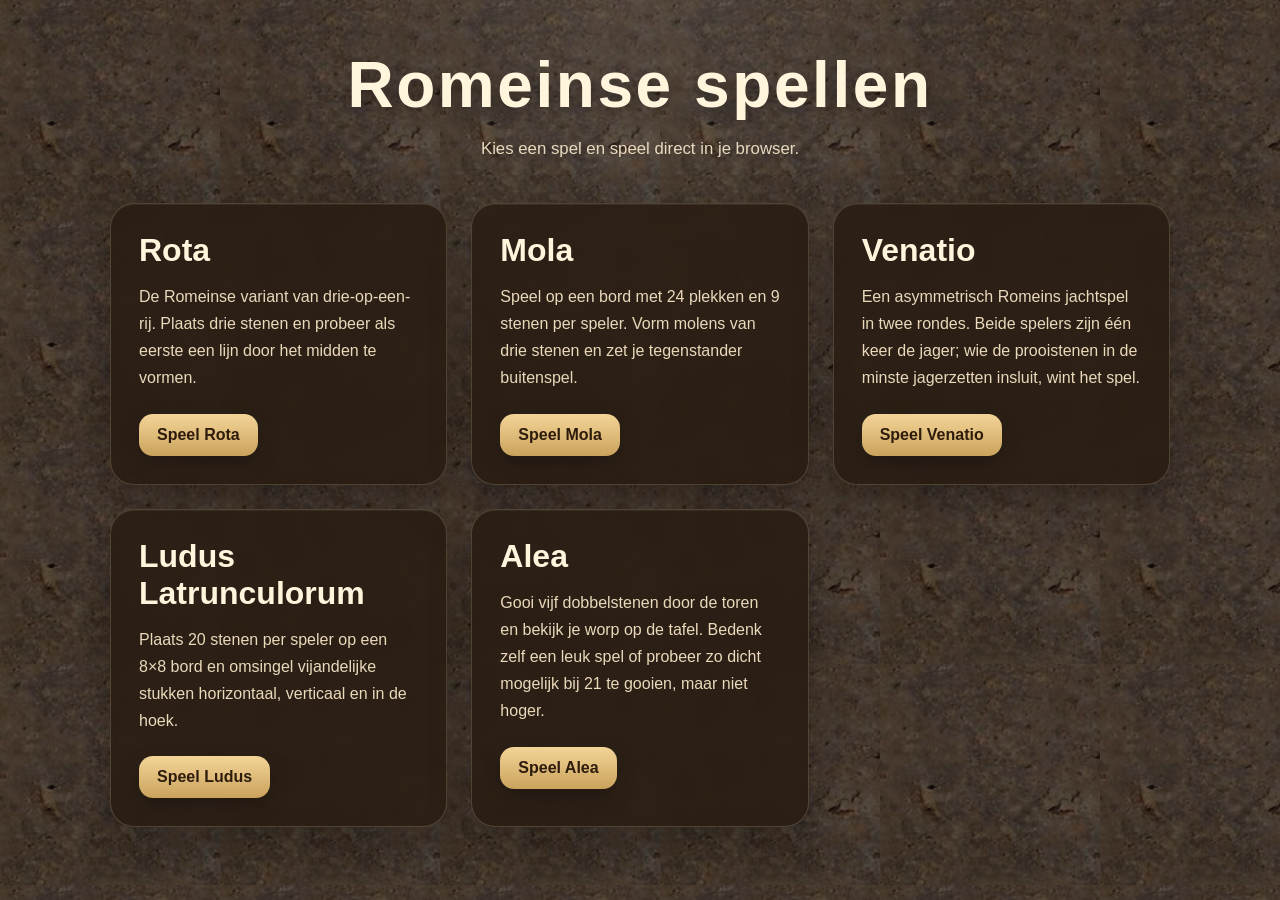
<file: index.html>
<!DOCTYPE html>
<html lang="nl">
<head>
  <meta charset="UTF-8" />
  <meta name="viewport" content="width=device-width, initial-scale=1.0" />
  <title>Romeinse spellen</title>
  <link rel="stylesheet" href="style.css" />
  <link rel="icon" href="favicon.ico" type="image/x-icon">
</head>
<body>
  <div class="page-overlay"></div>

  <main class="home">
    <header class="hero">
      <h1>Romeinse spellen</h1>
      <p class="subtitle">
        Kies een spel en speel direct in je browser.
      </p>
    </header>

    <section class="game-grid">
      <a class="game-card" href="rota/index.html">
        <div class="card-content">
          <h2>Rota</h2>
          <p>
            De Romeinse variant van drie-op-een-rij.
            Plaats drie stenen en probeer als eerste een lijn door het midden te vormen.
          </p>
          <span class="play-btn">Speel Rota</span>
        </div>
      </a>

      <a class="game-card" href="mola/index.html">
        <div class="card-content">
          <h2>Mola</h2>
          <p>
            Speel op een bord met 24 plekken en 9 stenen per speler.
            Vorm molens van drie stenen en zet je tegenstander buitenspel.
          </p>
          <span class="play-btn">Speel Mola</span>
        </div>
      </a>

      <a class="game-card" href="venatio/index.html">
        <div class="card-content">
            <h2>Venatio</h2>
            <p>
            Een asymmetrisch Romeins jachtspel in twee rondes. Beide spelers zijn één keer de jager;
            wie de prooistenen in de minste jagerzetten insluit, wint het spel.
            </p>
            <span class="play-btn">Speel Venatio</span>
        </div>
      </a>

      <a class="game-card" href="ludus_latrunculorum/index.html">
        <div class="card-content">
          <h2>Ludus Latrunculorum</h2>
          <p>
            Plaats 20 stenen per speler op een 8×8 bord en omsingel vijandelijke
            stukken horizontaal, verticaal en in de hoek.
          </p>
          <span class="play-btn">Speel Ludus</span>
        </div>
      </a>

      <a class="game-card" href="alea/index.html">
        <div class="card-content">
          <h2>Alea</h2>
          <p>
            Gooi vijf dobbelstenen door de toren en bekijk je worp op de tafel.
            Bedenk zelf een leuk spel of probeer zo dicht mogelijk bij 21 te gooien, maar niet hoger.
          </p>
          <span class="play-btn">Speel Alea</span>
        </div>
      </a>
    </section>
  </main>
</body>
</html>
</file>
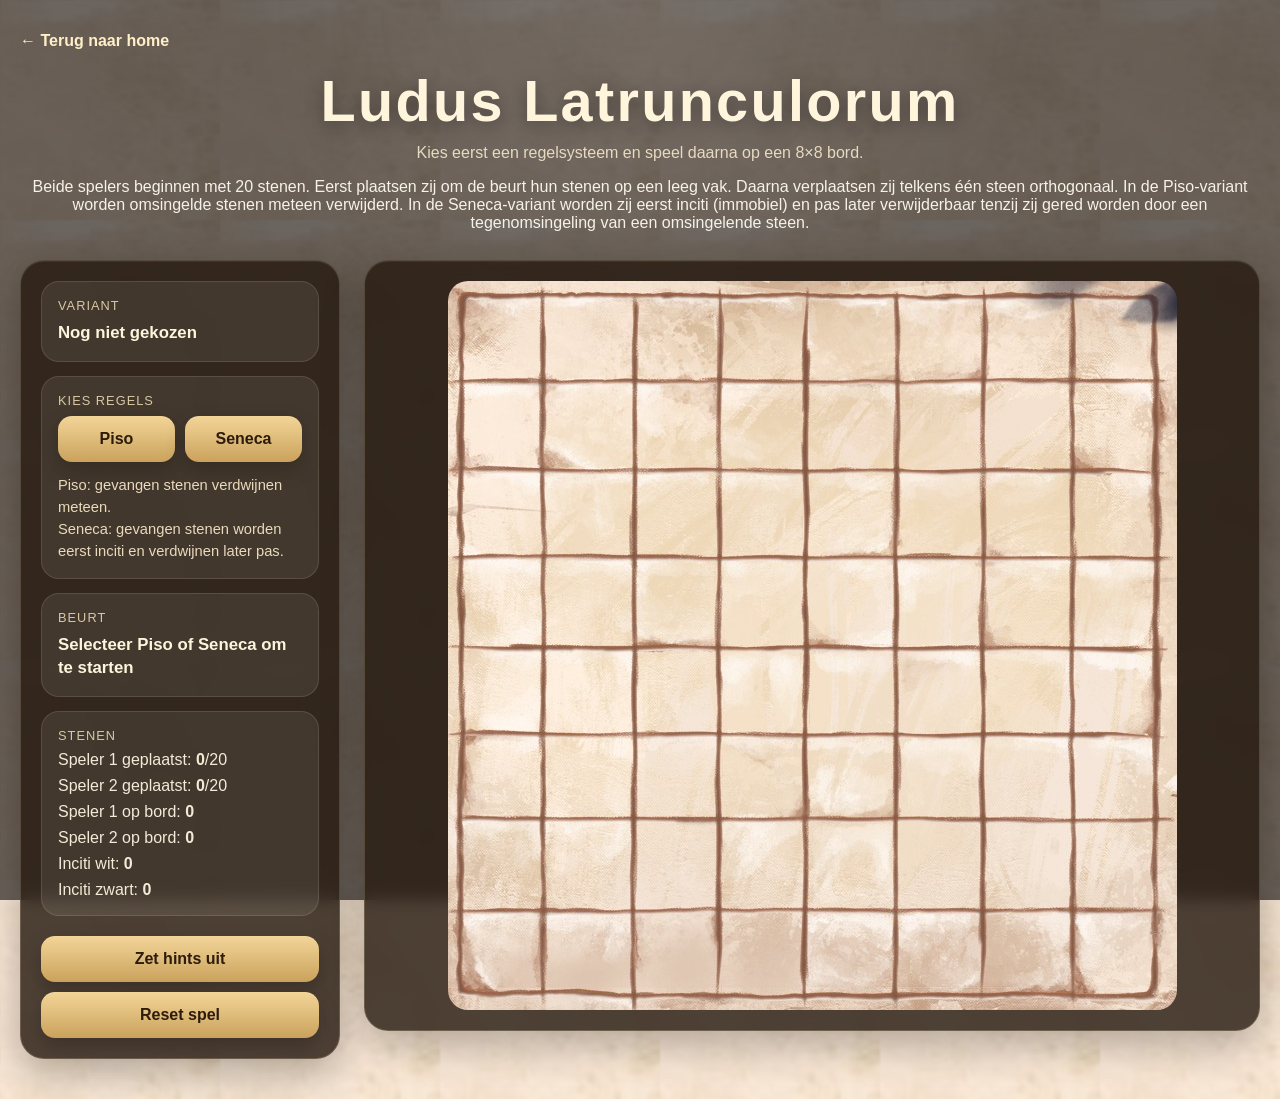
<file: ludus_latrunculorum/index.html>
<!DOCTYPE html>
<html lang="nl">
<head>
  <meta charset="UTF-8" />
  <meta name="viewport" content="width=device-width, initial-scale=1.0" />
  <title>Ludus Latrunculorum</title>
  <link rel="stylesheet" href="style.css" />
  <link rel="icon" href="favicon.ico" type="image/x-icon">
</head>
<body>
  <div class="page-overlay"></div>

  <main class="app">
    <a href="../index.html" class="back-link">← Terug naar home</a>

    <header class="topbar">
      <h1>Ludus Latrunculorum</h1>
      <p class="subtitle">Kies eerst een regelsysteem en speel daarna op een 8×8 bord.</p>
      <p>
        Beide spelers beginnen met 20 stenen. Eerst plaatsen zij om de beurt hun stenen
        op een leeg vak. Daarna verplaatsen zij telkens één steen orthogonaal.
        In de Piso-variant worden omsingelde stenen meteen verwijderd. In de Seneca-variant
        worden zij eerst inciti (immobiel) en pas later verwijderbaar tenzij zij gered worden door een tegenomsingeling van een omsingelende steen.
      </p>
    </header>

    <section class="game-shell">
      <aside class="info-panel">
        <div class="status-card">
          <span class="label">Variant</span>
          <div id="variantText" class="value">Nog niet gekozen</div>
        </div>

        <div id="variantPicker" class="status-card variant-picker">
          <span class="label">Kies regels</span>
          <div class="variant-buttons">
            <button id="choosePisoBtn" class="variant-btn">Piso</button>
            <button id="chooseSenecaBtn" class="variant-btn">Seneca</button>
          </div>
          <p class="variant-note">
            Piso: gevangen stenen verdwijnen meteen.<br />
            Seneca: gevangen stenen worden eerst inciti en verdwijnen later pas.
          </p>
        </div>

        <div class="status-card">
          <span class="label">Beurt</span>
          <div id="turnText" class="value">Selecteer Piso of Seneca om te starten</div>
        </div>

        <div class="status-card small">
          <span class="label">Stenen</span>
          <div class="stone-counts">
            <div>Speler 1 geplaatst: <strong id="countP1Placed">0</strong>/20</div>
            <div>Speler 2 geplaatst: <strong id="countP2Placed">0</strong>/20</div>
            <div>Speler 1 op bord: <strong id="countP1Board">0</strong></div>
            <div>Speler 2 op bord: <strong id="countP2Board">0</strong></div>
            <div>Inciti wit: <strong id="countP1Inciti">0</strong></div>
            <div>Inciti zwart: <strong id="countP2Inciti">0</strong></div>
          </div>
        </div>
        <button id="toggleHintsBtn" class="reset-btn">Zet hints uit</button>
        <button id="resetBtn" class="reset-btn">Reset spel</button>
      </aside>

      <section class="board-panel">
        <div id="game">
          <img id="board" src="board.png" alt="Ludus Latrunculorum bord" />
          <div id="holes"></div>
          <div id="pieces"></div>
        </div>
      </section>
    </section>
  </main>

  <div id="winModal" class="modal hidden">
    <div class="modal-card">
      <h2>Spel afgelopen</h2>
      <p id="winMessage">Speler 1 wint!</p>
      <button id="playAgainBtn" class="modal-btn">Opnieuw spelen</button>
    </div>
  </div>

  <script src="script.js"></script>
</body>
</html>
</file>
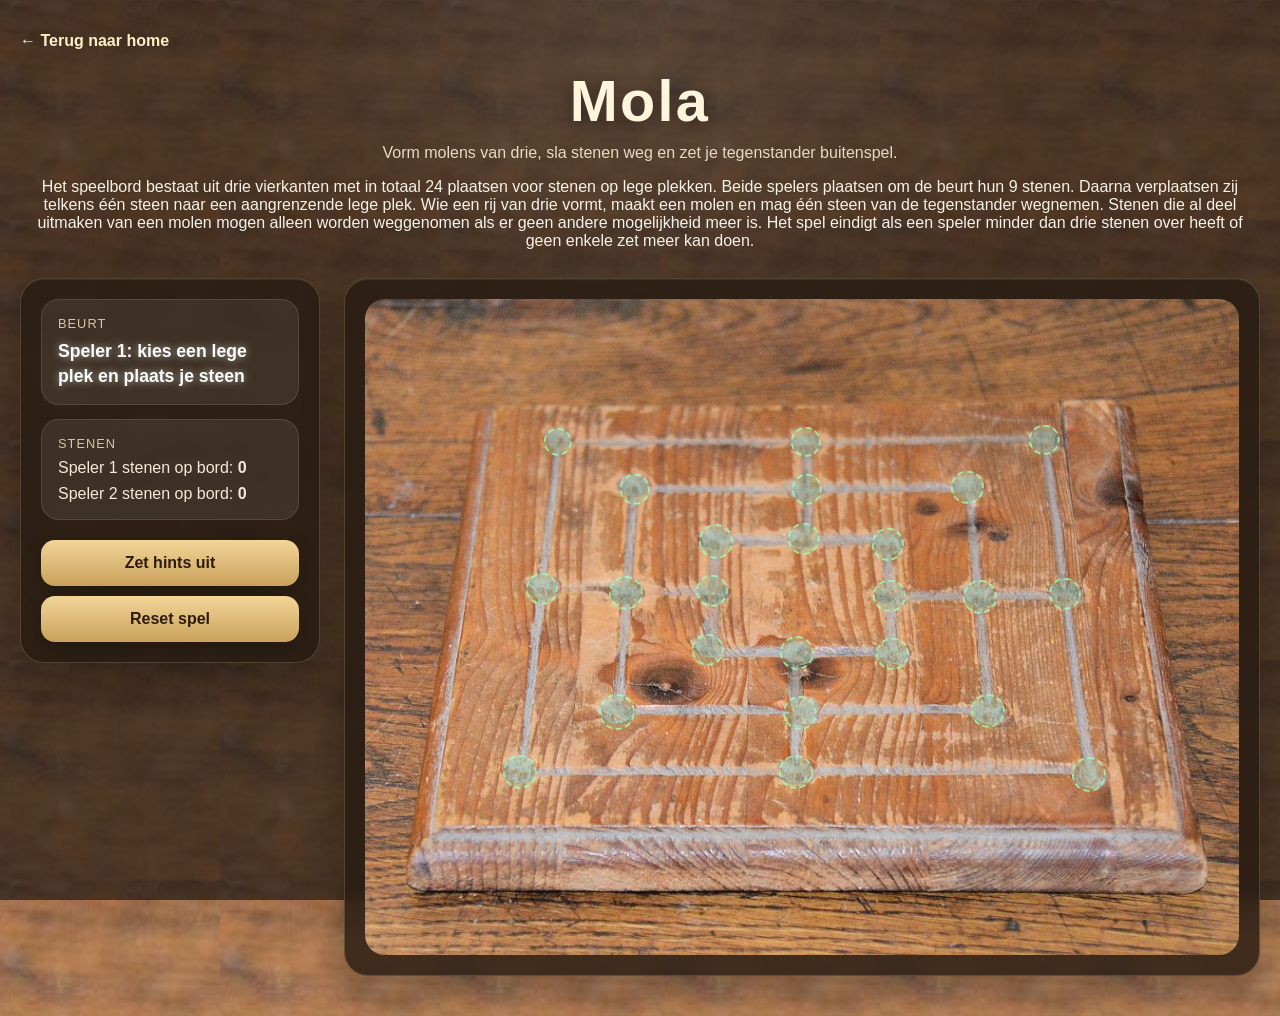
<file: mola/index.html>
<!DOCTYPE html>
<html lang="nl">
<head>
  <meta charset="UTF-8" />
  <meta name="viewport" content="width=device-width, initial-scale=1.0" />
  <title>Mola</title>
  <link rel="stylesheet" href="style.css" />
  <link rel="icon" href="favicon.ico" type="image/x-icon">
</head>
<body>
  <div class="page-overlay"></div>

  <main class="app">
    <a href="../index.html" class="back-link">← Terug naar home</a>
    <header class="topbar">
      <h1>Mola</h1>
      <p class="subtitle">Vorm molens van drie, sla stenen weg en zet je tegenstander buitenspel.</p>
      <p>
        Het speelbord bestaat uit drie vierkanten met in totaal 24 plaatsen voor stenen op lege plekken.
        Beide spelers plaatsen om de beurt hun 9 stenen. Daarna verplaatsen zij
        telkens één steen naar een aangrenzende lege plek. Wie een rij van drie
        vormt, maakt een molen en mag één steen van de tegenstander wegnemen.
        Stenen die al deel uitmaken van een molen mogen alleen worden weggenomen
        als er geen andere mogelijkheid meer is. Het spel eindigt als een speler
        minder dan drie stenen over heeft of geen enkele zet meer kan doen.
      </p>
    </header>

    <section class="game-shell">
      <aside class="info-panel">
        <div class="status-card">
          <span class="label">Beurt</span>
          <div id="turnText" class="value player-1">Speler 1 legt een steen</div>
        </div>

        <div class="status-card small">
          <span class="label">Stenen</span>
          <div class="stone-counts">
            <div>Speler 1 stenen op bord: <strong id="countP1Board">0</strong></div>
            <div>Speler 2 stenen op bord: <strong id="countP2Board">0</strong></div>
          </div>
        </div>
        <button id="toggleHintsBtn" class="reset-btn">Zet hints uit</button>
        <button id="resetBtn" class="reset-btn">Reset spel</button>
      </aside>

      <section class="board-panel">
        <div id="game">
          <img id="board" src="board.png" alt="Mola bord" />
          <div id="holes"></div>
          <div id="pieces"></div>
        </div>
      </section>
    </section>
  </main>

  <div id="winModal" class="modal hidden">
    <div class="modal-card">
      <h2>Spel afgelopen</h2>
      <p id="winMessage">Speler 1 wint!</p>
      <button id="playAgainBtn" class="modal-btn">Opnieuw spelen</button>
    </div>
  </div>

  <script src="script.js"></script>
</body>
</html>
</file>
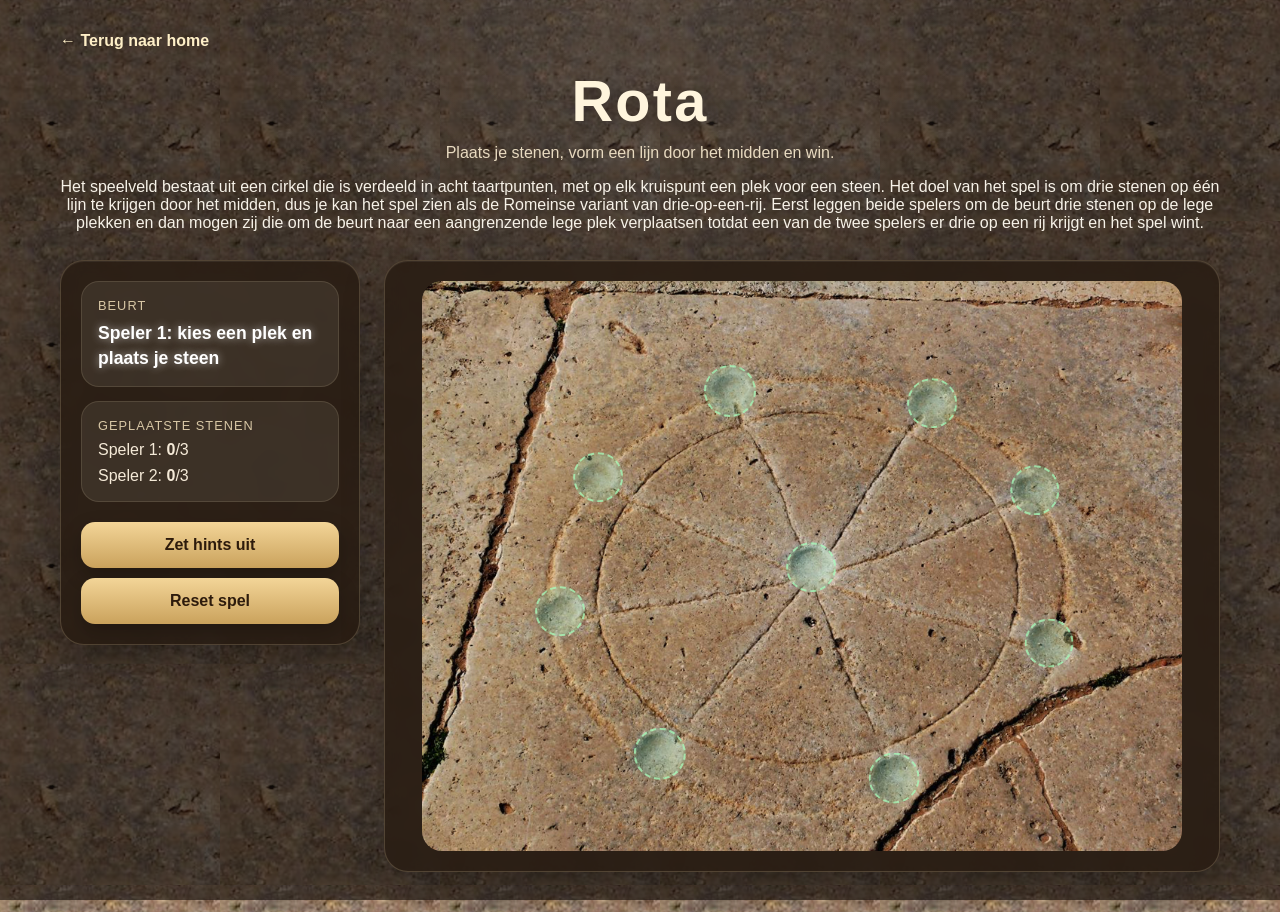
<file: rota/index.html>
<!DOCTYPE html>
<html lang="nl">
<head>
  <meta charset="UTF-8" />
  <meta name="viewport" content="width=device-width, initial-scale=1.0" />
  <title>Rota</title>
  <link rel="stylesheet" href="style.css" />
  <link rel="icon" href="favicon.ico" type="image/x-icon">
</head>
<body>
  <div class="page-overlay"></div>

  <main class="app">
    <a href="../index.html" class="back-link">← Terug naar home</a>
    <header class="topbar">
      <h1>Rota</h1>
      <p class="subtitle">Plaats je stenen, vorm een lijn door het midden en win.</p>
      <p>Het speelveld bestaat uit een cirkel die is verdeeld in acht taartpunten, 
        met op elk kruispunt een plek voor een steen. Het doel van het spel is
      om drie stenen op één lijn te krijgen door het midden, dus je kan het spel zien als
      de Romeinse variant van drie-op-een-rij. Eerst leggen beide spelers om de beurt 
      drie stenen op de lege plekken en dan mogen zij die om de beurt naar een aangrenzende lege 
      plek verplaatsen totdat een van de twee spelers er drie op een rij krijgt en het spel wint.</p>
    </header>

    <section class="game-shell">
      <aside class="info-panel">
        <div class="status-card">
          <span class="label">Beurt</span>
          <div id="turnText" class="value player-1">Speler 1 legt een steen</div>
        </div>

        <div class="status-card small">
          <span class="label">Geplaatste stenen</span>
          <div class="stone-counts">
            <div>Speler 1: <strong id="countP1">0</strong>/3</div>
            <div>Speler 2: <strong id="countP2">0</strong>/3</div>
          </div>
        </div>
        <button id="toggleHintsBtn" class="reset-btn">Zet hints uit</button>
        <button id="resetBtn" class="reset-btn">Reset spel</button>
      </aside>

      <section class="board-panel">
        <div id="game">
          <img id="board" src="board.png" alt="Rota bord" />
          <div id="holes"></div>
          <div id="pieces"></div>
        </div>
      </section>
    </section>
  </main>

  <div id="winModal" class="modal hidden">
    <div class="modal-card">
      <h2>Spel afgelopen</h2>
      <p id="winMessage">Speler 1 wint!</p>
      <button id="playAgainBtn" class="modal-btn">Opnieuw spelen</button>
    </div>
  </div>

  <script src="script.js"></script>
</body>
</html>
</file>
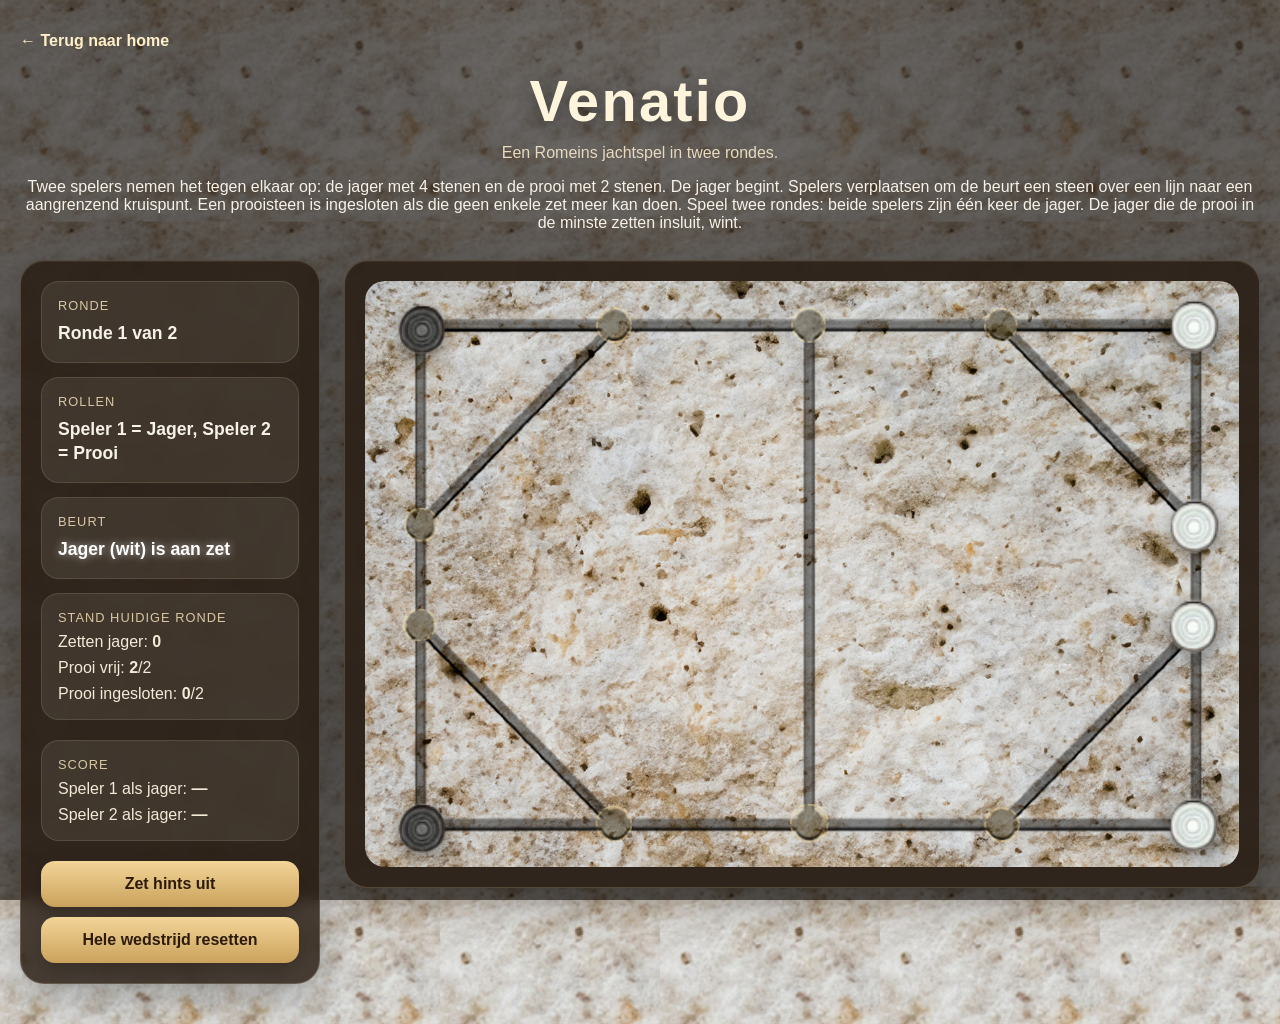
<file: venatio/index.html>
<!DOCTYPE html>
<html lang="nl">
<head>
  <meta charset="UTF-8" />
  <meta name="viewport" content="width=device-width, initial-scale=1.0" />
  <title>Venatio</title>
  <link rel="stylesheet" href="style.css" />
  <link rel="icon" href="favicon.ico" type="image/x-icon">
</head>
<body>
  <div class="page-overlay"></div>

  <main class="app">
    <a href="../index.html" class="back-link">← Terug naar home</a>

    <header class="topbar">
      <h1>Venatio</h1>
      <p class="subtitle">Een Romeins jachtspel in twee rondes.</p>
      <p>
        Twee spelers nemen het tegen elkaar op: de jager met 4 stenen en de prooi met 2 stenen.
        De jager begint. Spelers verplaatsen om de beurt een steen over een lijn naar een aangrenzend
        kruispunt. Een prooisteen is ingesloten als die geen enkele zet meer kan doen. Speel twee rondes:
        beide spelers zijn één keer de jager. De jager die de prooi in de minste zetten insluit, wint.
      </p>
    </header>

    <section class="game-shell">
      <aside class="info-panel">
        <div class="status-card">
          <span class="label">Ronde</span>
          <div id="roundText" class="value">Ronde 1 van 2</div>
        </div>

        <div class="status-card">
          <span class="label">Rollen</span>
          <div id="rolesText" class="value">Speler 1 = Jager, Speler 2 = Prooi</div>
        </div>

        <div class="status-card">
          <span class="label">Beurt</span>
          <div id="turnText" class="value player-2">Jager (zwart) is aan zet</div>
        </div>

        <div class="status-card small">
          <span class="label">Stand huidige ronde</span>
          <div class="stone-counts">
            <div>Zetten jager: <strong id="hunterMoves">0</strong></div>
            <div>Prooi vrij: <strong id="freePreyCount">2</strong>/2</div>
            <div>Prooi ingesloten: <strong id="trappedPreyCount">0</strong>/2</div>
          </div>
        </div>

        <div class="status-card small">
          <span class="label">Score</span>
          <div class="stone-counts">
            <div>Speler 1 als jager: <strong id="scoreA">—</strong></div>
            <div>Speler 2 als jager: <strong id="scoreB">—</strong></div>
          </div>
        </div>
        <button id="toggleHintsBtn" class="reset-btn">Zet hints uit</button>
        <button id="resetBtn" class="reset-btn">Hele wedstrijd resetten</button>
      </aside>

      <section class="board-panel">
        <div id="game">
          <img id="board" src="board.png" alt="Venatio bord" />
          <div id="holes"></div>
          <div id="pieces"></div>
        </div>
      </section>
    </section>
  </main>

  <div id="roundModal" class="modal hidden">
    <div class="modal-card">
      <h2 id="roundModalTitle">Ronde afgelopen</h2>
      <p id="roundModalMessage">Speler 1 sloot de prooi in 12 zetten in.</p>
      <button id="nextRoundBtn" class="modal-btn">Verder</button>
    </div>
  </div>

  <script src="script.js"></script>
</body>
</html>
</file>
<file: style.css>
* {
  box-sizing: border-box;
}

body {
  margin: 0;
  min-height: 100vh;
  font-family: Arial, Helvetica, sans-serif;
  color: #f7f2e8;
  background-image: url("tile.png");
  background-repeat: repeat;
  background-size: 220px;
  position: relative;
}

.page-overlay {
  position: fixed;
  inset: 0;
  background:
    radial-gradient(circle at top, rgba(255,255,255,0.08), transparent 35%),
    rgba(18, 14, 10, 0.62);
  pointer-events: none;
}

.home {
  position: relative;
  z-index: 1;
  max-width: 1100px;
  margin: 0 auto;
  padding: 48px 20px 56px;
}

.hero {
  text-align: center;
  margin-bottom: 40px;
}

.hero h1 {
  margin: 0;
  font-size: clamp(2.4rem, 6vw, 4rem);
  letter-spacing: 0.04em;
  color: #fff5dd;
  text-shadow: 0 4px 18px rgba(0, 0, 0, 0.35);
}

.subtitle {
  margin: 14px auto 0;
  max-width: 700px;
  color: #e8dac0;
  font-size: 1.05rem;
  line-height: 1.6;
}

.game-grid {
  display: grid;
  grid-template-columns: repeat(auto-fit, minmax(280px, 1fr));
  gap: 24px;
}

.game-card {
  display: block;
  text-decoration: none;
  color: inherit;
  background: rgba(40, 28, 18, 0.82);
  border: 1px solid rgba(255, 233, 186, 0.18);
  border-radius: 24px;
  box-shadow:
    0 14px 40px rgba(0, 0, 0, 0.28),
    inset 0 1px 0 rgba(255,255,255,0.06);
  backdrop-filter: blur(8px);
  transition: transform 0.18s ease, box-shadow 0.18s ease, border-color 0.18s ease;
}

.game-card:hover {
  transform: translateY(-4px);
  border-color: rgba(255, 233, 186, 0.32);
  box-shadow:
    0 20px 50px rgba(0, 0, 0, 0.34),
    inset 0 1px 0 rgba(255,255,255,0.08);
}

.card-content {
  padding: 28px;
}

.card-content h2 {
  margin: 0 0 14px;
  font-size: 2rem;
  color: #fff5dd;
}

.card-content p {
  margin: 0 0 22px;
  color: #ead9bb;
  line-height: 1.7;
}

.play-btn {
  display: inline-block;
  border-radius: 14px;
  padding: 12px 18px;
  font-size: 1rem;
  font-weight: 700;
  background: linear-gradient(180deg, #f3d598, #caa25c);
  color: #2d1b0c;
  box-shadow: 0 8px 20px rgba(0, 0, 0, 0.22);
}

@media (max-width: 760px) {
  .game-grid {
    grid-template-columns: 1fr;
  }

  .home {
    padding: 28px 14px 36px;
  }
}
</file>
<file: ludus_latrunculorum/style.css>
* {
  box-sizing: border-box;
}

body {
  margin: 0;
  min-height: 100vh;
  font-family: Arial, Helvetica, sans-serif;
  color: #f7f2e8;
  background-image: url("tile.png");
  background-repeat: repeat;
  background-size: 220px;
  position: relative;
}

.page-overlay {
  position: fixed;
  inset: 0;
  background:
    radial-gradient(circle at top, rgba(255,255,255,0.08), transparent 35%),
    rgba(18, 14, 10, 0.62);
  pointer-events: none;
}

.app {
  position: relative;
  z-index: 1;
  max-width: 1280px;
  margin: 0 auto;
  padding: 32px 20px 40px;
}

.back-link {
  display: inline-block;
  margin-bottom: 18px;
  color: #fff0c8;
  text-decoration: none;
  font-weight: 700;
}

.back-link:hover {
  text-decoration: underline;
}

.topbar {
  text-align: center;
  margin-bottom: 28px;
}

.topbar h1 {
  margin: 0;
  font-size: clamp(2.2rem, 5vw, 3.6rem);
  letter-spacing: 0.04em;
  color: #fff5dd;
  text-shadow: 0 4px 18px rgba(0, 0, 0, 0.35);
}

.subtitle {
  margin: 10px 0 0;
  color: #e8dac0;
  font-size: 1rem;
}

.game-shell {
  display: grid;
  grid-template-columns: 320px 1fr;
  gap: 24px;
  align-items: start;
}

.info-panel,
.board-panel {
  background: rgba(40, 28, 18, 0.82);
  border: 1px solid rgba(255, 233, 186, 0.18);
  border-radius: 24px;
  box-shadow:
    0 14px 40px rgba(0, 0, 0, 0.28),
    inset 0 1px 0 rgba(255,255,255,0.06);
  backdrop-filter: blur(8px);
}

.info-panel {
  padding: 20px;
}

.status-card {
  background: rgba(255, 248, 234, 0.08);
  border: 1px solid rgba(255, 233, 186, 0.12);
  border-radius: 18px;
  padding: 16px;
  margin-bottom: 14px;
}

.status-card.small {
  margin-bottom: 20px;
}

.label {
  display: block;
  font-size: 0.8rem;
  text-transform: uppercase;
  letter-spacing: 0.08em;
  color: #d8c7a5;
  margin-bottom: 8px;
}

.value {
  font-size: 1.05rem;
  font-weight: 700;
  color: #fff5dd;
  line-height: 1.4;
}

.value.player-1 {
  color: #ffffff;
  text-shadow: 0 0 8px rgba(255,255,255,0.6);
}

.value.player-2 {
  color: #111111;
  text-shadow: 0 0 6px rgba(0,0,0,0.6);
}

.stone-counts {
  display: grid;
  gap: 8px;
  color: #f5ead8;
}

.variant-buttons {
  display: grid;
  grid-template-columns: 1fr 1fr;
  gap: 10px;
}

.variant-btn,
.reset-btn,
.modal-btn {
  border: none;
  border-radius: 14px;
  padding: 14px 18px;
  font-size: 1rem;
  font-weight: 700;
  cursor: pointer;
  transition: transform 0.15s ease, opacity 0.15s ease, box-shadow 0.15s ease;
  background: linear-gradient(180deg, #f3d598, #caa25c);
  color: #2d1b0c;
  box-shadow: 0 8px 20px rgba(0, 0, 0, 0.22);
}

.reset-btn,
.modal-btn {
  width: 100%;
}

.variant-btn:hover,
.reset-btn:hover,
.modal-btn:hover {
  transform: translateY(-1px);
  opacity: 0.96;
}

.variant-note {
  margin: 12px 0 0;
  color: #ead9bb;
  font-size: 0.92rem;
  line-height: 1.5;
}

.board-panel {
  padding: 20px;
  display: flex;
  justify-content: center;
  align-items: center;
}

#game {
  position: relative;
  width: min(100%, 729px);
  aspect-ratio: 729 / 729;
  border-radius: 20px;
  overflow: hidden;
}

#board {
  position: absolute;
  inset: 0;
  width: 100%;
  height: 100%;
  display: block;
  pointer-events: none;
  z-index: 1;
  user-select: none;
}

#holes {
  position: absolute;
  inset: 0;
  z-index: 2;
}

#pieces {
  position: absolute;
  inset: 0;
  z-index: 3;
  pointer-events: none;
}

.hole {
  position: absolute;
  transform: translate(-50%, -50%) scale(0.82);
  border-radius: 50%;
  cursor: pointer;
  background: rgba(255, 220, 120, 0.12);
  border: 2px dashed rgba(255, 227, 160, 0.35);
  transition: opacity 0.15s ease, transform 0.15s ease, background 0.15s ease;
}

.hole:hover {
  background: rgba(255, 220, 120, 0.22);
  transform: translate(-50%, -50%) scale(0.88);
}

.hole.valid-target {
  background: rgba(128, 220, 160, 0.32);
  border-color: rgba(170, 255, 190, 0.95);
  box-shadow: 0 0 0 3px rgba(170, 255, 190, 0.18);
}

.hole.occupied {
  pointer-events: none;
  opacity: 0;
}

.piece {
  position: absolute;
  width: clamp(48px, 7vw, 72px);
  height: clamp(48px, 7vw, 72px);
  transform: translate(-50%, -50%);
  cursor: pointer;
  z-index: 3;
  transition: transform 0.15s ease, filter 0.15s ease, opacity 0.15s ease;
  user-select: none;
  -webkit-user-drag: none;
  pointer-events: auto;
  filter: drop-shadow(0 6px 10px rgba(0,0,0,0.35));
}

.piece:hover {
  transform: translate(-50%, -50%) scale(1.08);
}

.piece.selected {
  transform: translate(-50%, -50%) scale(1.22);
  filter:
    drop-shadow(0 0 0.35rem rgba(255, 240, 180, 0.85))
    drop-shadow(0 8px 14px rgba(0,0,0,0.45));
}

.piece.incitus {
  opacity: 1;
  filter: drop-shadow(0 6px 10px rgba(0,0,0,0.35));
}

.modal {
  position: fixed;
  inset: 0;
  z-index: 10;
  display: grid;
  place-items: center;
  background: rgba(0, 0, 0, 0.55);
  padding: 20px;
}

.modal.hidden {
  display: none;
}

.modal-card {
  width: min(420px, 100%);
  background: linear-gradient(180deg, #3d2a1c, #24170f);
  color: #fff6e7;
  border: 1px solid rgba(255, 231, 187, 0.18);
  border-radius: 22px;
  padding: 28px 24px;
  text-align: center;
  box-shadow: 0 22px 60px rgba(0, 0, 0, 0.38);
}

.modal-card h2 {
  margin: 0 0 12px;
  font-size: 1.8rem;
}

.modal-card p {
  margin: 0 0 20px;
  color: #ead9bb;
  font-size: 1.05rem;
}

@media (max-width: 900px) {
  .game-shell {
    grid-template-columns: 1fr;
  }

  .info-panel {
    order: 2;
  }

  .board-panel {
    order: 1;
  }

  .piece {
    width: clamp(64px, 8.5vw, 110px);
    height: clamp(64px, 8.5vw, 110px);
  }

  .hole {
    transform: translate(-50%, -50%) scale(0.74);
  }

  .hole:hover {
    transform: translate(-50%, -50%) scale(0.8);
  }
}

@media (max-width: 600px) {
  .app {
    padding: 20px 14px 28px;
  }

  .info-panel,
  .board-panel {
    border-radius: 18px;
  }

  .board-panel {
    padding: 12px;
  }

  .piece {
    width: clamp(32px, 6.2vw, 46px);
    height: clamp(32px, 6.2vw, 46px);
  }

  .hole {
    transform: translate(-50%, -50%) scale(0.58);
  }

  .hole:hover {
    transform: translate(-50%, -50%) scale(0.64);
  }

  .hole.valid-target:hover {
    transform: translate(-50%, -50%) scale(0.64);
  }

  #game {
    width: 100%;
    max-width: 100%;
  }
}

@media (max-width: 900px) and (max-height: 500px) and (orientation: landscape) {
  .app {
    padding: 14px 12px 20px;
  }

  .topbar {
    margin-bottom: 12px;
  }

  .topbar h1 {
    font-size: clamp(1.5rem, 3vw, 2.1rem);
  }

  .subtitle {
    font-size: 0.92rem;
  }

  .game-shell {
    grid-template-columns: 210px 1fr;
    gap: 12px;
    align-items: start;
  }

  .info-panel {
    order: 1;
    padding: 14px;
  }

  .board-panel {
    order: 2;
    padding: 8px;
    align-items: flex-start;
  }

  #game {
    width: min(100%, calc(100dvh - 50px));
    max-width: 100%;
    aspect-ratio: 1 / 1;
  }

  .piece {
    width: clamp(26px, 4vw, 38px);
    height: clamp(26px, 4vw, 38px);
  }

  .hole {
    transform: translate(-50%, -50%) scale(0.66);
  }

  .hole:hover {
    transform: translate(-50%, -50%) scale(0.72);
  }

  .hole.valid-target:hover {
    transform: translate(-50%, -50%) scale(0.72);
  }

  .status-card {
    padding: 12px;
    margin-bottom: 10px;
  }

  .reset-btn,
  .modal-btn,
  .variant-btn {
    padding: 10px 14px;
    font-size: 0.95rem;
  }
}

.reset-btn + .reset-btn {
  margin-top: 10px;
}
</file>
<file: mola/style.css>
* {
  box-sizing: border-box;
}

body {
  margin: 0;
  min-height: 100vh;
  font-family: Arial, Helvetica, sans-serif;
  color: #f7f2e8;
  background-image: url("tile.png");
  background-repeat: repeat;
  background-size: 220px;
  position: relative;
}

.page-overlay {
  position: fixed;
  inset: 0;
  background:
    radial-gradient(circle at top, rgba(255,255,255,0.08), transparent 35%),
    rgba(18, 14, 10, 0.62);
  pointer-events: none;
}

.app {
  position: relative;
  z-index: 1;
  max-width: 1280px;
  margin: 0 auto;
  padding: 32px 20px 40px;
}

.topbar {
  text-align: center;
  margin-bottom: 28px;
}

.topbar h1 {
  margin: 0;
  font-size: clamp(2.2rem, 5vw, 3.6rem);
  letter-spacing: 0.04em;
  color: #fff5dd;
  text-shadow: 0 4px 18px rgba(0, 0, 0, 0.35);
}

.subtitle {
  margin: 10px 0 0;
  color: #e8dac0;
  font-size: 1rem;
}

.game-shell {
  display: grid;
  grid-template-columns: 300px 1fr;
  gap: 24px;
  align-items: start;
}

.info-panel,
.board-panel {
  background: rgba(40, 28, 18, 0.82);
  border: 1px solid rgba(255, 233, 186, 0.18);
  border-radius: 24px;
  box-shadow:
    0 14px 40px rgba(0, 0, 0, 0.28),
    inset 0 1px 0 rgba(255,255,255,0.06);
  backdrop-filter: blur(8px);
}

.info-panel {
  padding: 20px;
}

.status-card {
  background: rgba(255, 248, 234, 0.08);
  border: 1px solid rgba(255, 233, 186, 0.12);
  border-radius: 18px;
  padding: 16px;
  margin-bottom: 14px;
}

.status-card.small {
  margin-bottom: 20px;
}

.label {
  display: block;
  font-size: 0.8rem;
  text-transform: uppercase;
  letter-spacing: 0.08em;
  color: #d8c7a5;
  margin-bottom: 8px;
}

.value {
  font-size: 1.1rem;
  font-weight: 700;
  color: #fff5dd;
  line-height: 1.4;
}

.value.player-1 {
  color: #ffffff;
  text-shadow: 0 0 8px rgba(255,255,255,0.6);
}

.value.player-2 {
  color: #111111;
  text-shadow: 0 0 6px rgba(0,0,0,0.6);
}

.stone-counts {
  display: grid;
  gap: 8px;
  color: #f5ead8;
}

.reset-btn,
.modal-btn {
  width: 100%;
  border: none;
  border-radius: 14px;
  padding: 14px 18px;
  font-size: 1rem;
  font-weight: 700;
  cursor: pointer;
  transition: transform 0.15s ease, opacity 0.15s ease, box-shadow 0.15s ease;
  background: linear-gradient(180deg, #f3d598, #caa25c);
  color: #2d1b0c;
  box-shadow: 0 8px 20px rgba(0, 0, 0, 0.22);
}

.reset-btn:hover,
.modal-btn:hover {
  transform: translateY(-1px);
  opacity: 0.96;
}

.board-panel {
  padding: 20px;
  display: flex;
  justify-content: center;
  align-items: center;
}

#game {
  position: relative;
  width: min(100%, 920px);
  aspect-ratio: 920 / 690;
  border-radius: 20px;
  overflow: hidden;
}

#board {
  position: absolute;
  inset: 0;
  width: 100%;
  height: 100%;
  display: block;
  pointer-events: none;
  z-index: 1;
  user-select: none;
}

#holes {
  position: absolute;
  inset: 0;
  z-index: 2;
}

#pieces {
  position: absolute;
  inset: 0;
  z-index: 3;
  pointer-events: none;
}

.hole {
  position: absolute;
  transform: translate(-50%, -50%);
  border-radius: 50%;
  cursor: pointer;
  box-sizing: border-box;
  background: rgba(255, 220, 120, 0.14);
  border: 2px dashed rgba(255, 227, 160, 0.4);
  transition: opacity 0.15s ease, transform 0.15s ease, background 0.15s ease;
}

.hole:hover {
  background: rgba(255, 220, 120, 0.22);
  transform: translate(-50%, -50%) scale(1.03);
}

.hole.valid-target {
  background: rgba(128, 220, 160, 0.22);
  border-color: rgba(170, 255, 190, 0.7);
}

.hole.occupied {
  pointer-events: none;
  opacity: 0;
}

.piece {
  position: absolute;
  width: clamp(34px, 5.2vw, 52px);
  height: clamp(34px, 5.2vw, 52px);
  transform: translate(-50%, -50%);
  cursor: pointer;
  z-index: 3;
  transition: transform 0.15s ease, filter 0.15s ease;
  user-select: none;
  -webkit-user-drag: none;
  pointer-events: auto;
  object-fit: contain;
}

/* desktop/default */
.piece[data-player="1"] {
  filter: drop-shadow(0 6px 10px rgba(0,0,0,0.35));
}

.piece[data-player="2"] {
  filter: drop-shadow(0 6px 10px rgba(0,0,0,0.6));
}

.piece:hover {
  transform: translate(-50%, -50%) scale(1.08);
}

.piece.selected {
  transform: translate(-50%, -50%) scale(1.25);
}

.piece[data-player="1"].selected {
  filter:
    drop-shadow(0 0 0.35rem rgba(255, 240, 180, 0.85))
    drop-shadow(0 8px 14px rgba(0,0,0,0.45));
}

.piece[data-player="2"].selected {
  filter:
    drop-shadow(0 0 0.35rem rgba(255, 240, 180, 0.85))
    drop-shadow(0 8px 14px rgba(0,0,0,0.65));
}

.piece[data-player="1"].removable {
  filter:
    drop-shadow(0 0 0.5rem rgba(255, 110, 110, 0.95))
    drop-shadow(0 8px 14px rgba(0,0,0,0.45));
}

.piece[data-player="2"].removable {
  filter:
    drop-shadow(0 0 0.5rem rgba(255, 110, 110, 0.95))
    drop-shadow(0 8px 14px rgba(0,0,0,0.65));
}

.modal {
  position: fixed;
  inset: 0;
  z-index: 10;
  display: grid;
  place-items: center;
  background: rgba(0, 0, 0, 0.55);
  padding: 20px;
}

.modal.hidden {
  display: none;
}

.modal-card {
  width: min(420px, 100%);
  background: linear-gradient(180deg, #3d2a1c, #24170f);
  color: #fff6e7;
  border: 1px solid rgba(255, 231, 187, 0.18);
  border-radius: 22px;
  padding: 28px 24px;
  text-align: center;
  box-shadow: 0 22px 60px rgba(0, 0, 0, 0.38);
}

.modal-card h2 {
  margin: 0 0 12px;
  font-size: 1.8rem;
}

.modal-card p {
  margin: 0 0 20px;
  color: #ead9bb;
  font-size: 1.05rem;
}

@media (max-width: 900px) {
  .game-shell {
    grid-template-columns: 1fr;
  }

  .info-panel {
    order: 2;
  }

  .board-panel {
    order: 1;
  }

  .piece {
    width: clamp(40px, 6vw, 64px);
    height: clamp(40px, 6vw, 64px);
  }

  .piece[data-player="1"] {
    filter:
      brightness(1)
      drop-shadow(0 6px 10px rgba(0,0,0,0.35));
  }

  .piece[data-player="2"] {
    filter:
      brightness(0.72)
      drop-shadow(0 6px 10px rgba(0,0,0,0.65));
  }

  .piece[data-player="1"].selected {
    filter:
      brightness(1)
      drop-shadow(0 0 0.35rem rgba(255, 240, 180, 0.85))
      drop-shadow(0 8px 14px rgba(0,0,0,0.45));
  }

  .piece[data-player="2"].selected {
    filter:
      brightness(0.72)
      drop-shadow(0 0 0.35rem rgba(255, 240, 180, 0.85))
      drop-shadow(0 8px 14px rgba(0,0,0,0.65));
  }

  .piece[data-player="1"].removable {
    filter:
      brightness(1)
      drop-shadow(0 0 0.5rem rgba(255, 110, 110, 0.95))
      drop-shadow(0 8px 14px rgba(0,0,0,0.45));
  }

  .piece[data-player="2"].removable {
    filter:
      brightness(0.72)
      drop-shadow(0 0 0.5rem rgba(255, 110, 110, 0.95))
      drop-shadow(0 8px 14px rgba(0,0,0,0.65));
  }
}

@media (max-width: 1200px) and (orientation: landscape) {
  .piece {
    width: clamp(32px, 4vw, 52px);
    height: clamp(32px, 4vw, 52px);
  }
}

/* phone */
@media (max-width: 600px) {
  .app {
    padding: 20px 14px 28px;
  }

  .info-panel,
  .board-panel {
    border-radius: 18px;
  }

  .hole {
    transform: translate(-50%, -50%) scale(0.50);
  }

  .piece {
    width: clamp(18px, 4.5vw, 28px);
    height: clamp(18px, 4.5vw, 28px);
  }

  .piece[data-player="1"] {
    filter:
      brightness(1)
      drop-shadow(0 5px 8px rgba(0,0,0,0.35));
  }

  .piece[data-player="2"] {
    filter:
      brightness(0.72)
      drop-shadow(0 5px 8px rgba(0,0,0,0.75));
  }

  .piece[data-player="1"].selected {
    filter:
      brightness(1)
      drop-shadow(0 0 0.35rem rgba(255, 240, 180, 0.85))
      drop-shadow(0 8px 14px rgba(0,0,0,0.45));
  }

  .piece[data-player="2"].selected {
    filter:
      brightness(0.72)
      drop-shadow(0 0 0.35rem rgba(255, 240, 180, 0.85))
      drop-shadow(0 8px 14px rgba(0,0,0,0.75));
  }

  .piece[data-player="1"].removable {
    filter:
      brightness(1)
      drop-shadow(0 0 0.5rem rgba(255, 110, 110, 0.95))
      drop-shadow(0 8px 14px rgba(0,0,0,0.45));
  }

  .piece[data-player="2"].removable {
    filter:
      brightness(0.72)
      drop-shadow(0 0 0.5rem rgba(255, 110, 110, 0.95))
      drop-shadow(0 8px 14px rgba(0,0,0,0.75));
  }
}

/* phone landscape */
@media (max-width: 900px) and (max-height: 500px) and (orientation: landscape) {
  .app {
    padding: 14px 12px 20px;
  }

  .topbar {
    margin-bottom: 14px;
  }

  .topbar h1 {
    font-size: clamp(1.5rem, 3vw, 2.1rem);
  }

  .subtitle {
    font-size: 0.92rem;
  }

  .game-shell {
    grid-template-columns: 190px 1fr;
    gap: 12px;
    align-items: start;
  }

  .info-panel {
    order: 1;
    padding: 14px;
  }

  .board-panel {
    order: 2;
    padding: 10px;
    align-items: flex-start;
  }

  #game {
    width: min(100%, calc((100dvh - 30px) * 1.3333));
    max-width: 100%;
    aspect-ratio: 920 / 690;
  }

  .piece {
    width: clamp(18px, 4.5vw, 28px);
    height: clamp(18px, 4.5vw, 28px);
  }

  .hole {
    transform: translate(-50%, -50%) scale(0.8);
  }

  .hole:hover {
    transform: translate(-50%, -50%) scale(0.92);
  }

  .hole.valid-target:hover {
    transform: translate(-50%, -50%) scale(0.92);
  }

  .status-card {
    padding: 12px;
    margin-bottom: 10px;
  }

  .reset-btn,
  .modal-btn {
    padding: 10px 14px;
    font-size: 0.95rem;
  }
}

.back-link {
  display: inline-block;
  margin-bottom: 18px;
  color: #fff0c8;
  text-decoration: none;
  font-weight: 700;
}

.back-link:hover {
  text-decoration: underline;
}

.reset-btn + .reset-btn {
  margin-top: 10px;
}
</file>
<file: rota/style.css>
* {
  box-sizing: border-box;
}

body {
  margin: 0;
  min-height: 100vh;
  font-family: Arial, Helvetica, sans-serif;
  color: #f7f2e8;
  background-image: url("tile.png");
  background-repeat: repeat;
  background-size: 220px;
  position: relative;
}

.page-overlay {
  position: fixed;
  inset: 0;
  background:
    radial-gradient(circle at top, rgba(255,255,255,0.08), transparent 35%),
    rgba(18, 14, 10, 0.62);
  pointer-events: none;
}

.app {
  position: relative;
  z-index: 1;
  max-width: 1200px;
  margin: 0 auto;
  padding: 32px 20px 40px;
}

.topbar {
  text-align: center;
  margin-bottom: 28px;
}

.topbar h1 {
  margin: 0;
  font-size: clamp(2.2rem, 5vw, 3.6rem);
  letter-spacing: 0.04em;
  color: #fff5dd;
  text-shadow: 0 4px 18px rgba(0, 0, 0, 0.35);
}

.subtitle {
  margin: 10px 0 0;
  color: #e8dac0;
  font-size: 1rem;
}

.game-shell {
  display: grid;
  grid-template-columns: 300px 1fr;
  gap: 24px;
  align-items: start;
}

.info-panel,
.board-panel {
  background: rgba(40, 28, 18, 0.82);
  border: 1px solid rgba(255, 233, 186, 0.18);
  border-radius: 24px;
  box-shadow:
    0 14px 40px rgba(0, 0, 0, 0.28),
    inset 0 1px 0 rgba(255,255,255,0.06);
  backdrop-filter: blur(8px);
}

.info-panel {
  padding: 20px;
}

.status-card {
  background: rgba(255, 248, 234, 0.08);
  border: 1px solid rgba(255, 233, 186, 0.12);
  border-radius: 18px;
  padding: 16px;
  margin-bottom: 14px;
}

.status-card.small {
  margin-bottom: 20px;
}

.label {
  display: block;
  font-size: 0.8rem;
  text-transform: uppercase;
  letter-spacing: 0.08em;
  color: #d8c7a5;
  margin-bottom: 8px;
}

.value {
  font-size: 1.1rem;
  font-weight: 700;
  color: #fff5dd;
  line-height: 1.4;
}

.value.player-1 {
  color: #ffffff;
  text-shadow: 0 0 8px rgba(255,255,255,0.6);
}

.value.player-2 {
  color: #111111;
  text-shadow: 0 0 6px rgba(0,0,0,0.6);
}

.stone-counts {
  display: grid;
  gap: 8px;
  color: #f5ead8;
}

.reset-btn,
.modal-btn {
  width: 100%;
  border: none;
  border-radius: 14px;
  padding: 14px 18px;
  font-size: 1rem;
  font-weight: 700;
  cursor: pointer;
  transition: transform 0.15s ease, opacity 0.15s ease, box-shadow 0.15s ease;
  background: linear-gradient(180deg, #f3d598, #caa25c);
  color: #2d1b0c;
  box-shadow: 0 8px 20px rgba(0, 0, 0, 0.22);
}

.reset-btn:hover,
.modal-btn:hover {
  transform: translateY(-1px);
  opacity: 0.96;
}

.board-panel {
  padding: 20px;
  display: flex;
  justify-content: center;
  align-items: center;
}

#game {
  position: relative;
  width: min(100%, 760px);
  aspect-ratio: 4032 / 3024;
  border-radius: 20px;
  overflow: hidden;
}

#board {
  position: absolute;
  inset: 0;
  width: 100%;
  height: 100%;
  display: block;
  pointer-events: none;
  z-index: 1;
  user-select: none;
}

#holes {
  position: absolute;
  inset: 0;
  z-index: 2;
}

#pieces {
  position: absolute;
  inset: 0;
  z-index: 3;
  pointer-events: none;
}

.hole {
  position: absolute;
  transform: translate(-50%, -50%);
  border-radius: 50%;
  cursor: pointer;
  box-sizing: border-box;
  background: rgba(255, 220, 120, 0.14);
  border: 2px dashed rgba(255, 227, 160, 0.4);
  transition: opacity 0.15s ease, transform 0.15s ease, background 0.15s ease;
}

.hole:hover {
  background: rgba(255, 220, 120, 0.22);
  transform: translate(-50%, -50%) scale(1.03);
}

.hole.valid-target {
  background: rgba(128, 220, 160, 0.22);
  border-color: rgba(170, 255, 190, 0.7);
}

.hole.valid-target:hover {
  background: rgba(128, 220, 160, 0.28);
  transform: translate(-50%, -50%) scale(1.03);
}

.hole.occupied {
  pointer-events: none;
  opacity: 0;
}

.piece {
  position: absolute;
  width: 9%;
  aspect-ratio: 1 / 1;
  max-width: 72px;
  transform: translate(-50%, -50%);
  cursor: pointer;
  z-index: 3;
  transition: transform 0.15s ease, filter 0.15s ease;
  user-select: none;
  -webkit-user-drag: none;
  pointer-events: auto;
  object-fit: contain;
  display: block;
  background: transparent;
  border: 0;
}

/* desktop/default */
.piece[data-player="1"] {
  filter: drop-shadow(0 6px 10px rgba(0,0,0,0.35));
}

.piece[data-player="2"] {
  filter: drop-shadow(0 6px 10px rgba(0,0,0,0.6));
}

.piece:hover {
  transform: translate(-50%, -50%) scale(1.08);
}

.piece.selected {
  transform: translate(-50%, -50%) scale(1.25);
}

.piece[data-player="1"].selected {
  filter:
    drop-shadow(0 0 0.35rem rgba(255, 240, 180, 0.85))
    drop-shadow(0 8px 14px rgba(0,0,0,0.45));
}

.piece[data-player="2"].selected {
  filter:
    drop-shadow(0 0 0.35rem rgba(255, 240, 180, 0.85))
    drop-shadow(0 8px 14px rgba(0,0,0,0.65));
}

.modal {
  position: fixed;
  inset: 0;
  z-index: 10;
  display: grid;
  place-items: center;
  background: rgba(0, 0, 0, 0.55);
  padding: 20px;
}

.modal.hidden {
  display: none;
}

.modal-card {
  width: min(420px, 100%);
  background: linear-gradient(180deg, #3d2a1c, #24170f);
  color: #fff6e7;
  border: 1px solid rgba(255, 231, 187, 0.18);
  border-radius: 22px;
  padding: 28px 24px;
  text-align: center;
  box-shadow: 0 22px 60px rgba(0, 0, 0, 0.38);
}

.modal-card h2 {
  margin: 0 0 12px;
  font-size: 1.8rem;
}

.modal-card p {
  margin: 0 0 20px;
  color: #ead9bb;
  font-size: 1.05rem;
}

@media (max-width: 900px) {
  .game-shell {
    grid-template-columns: 1fr;
  }

  .info-panel {
    order: 2;
  }

  .board-panel {
    order: 1;
  }
}

@media (max-width: 600px) {
  .app {
    padding: 20px 14px 28px;
  }

  .info-panel,
  .board-panel {
    border-radius: 18px;
  }

  .piece {
    width: 40px;
    aspect-ratio: 1 / 1;
    object-fit: contain;
  }

  .piece[data-player="1"] {
    filter: drop-shadow(0 6px 10px rgba(0,0,0,0.35));
  }

  .piece[data-player="2"] {
    filter: drop-shadow(0 6px 10px rgba(0,0,0,0.7));
  }

  .piece[data-player="1"].selected {
    filter:
      drop-shadow(0 0 0.35rem rgba(255, 240, 180, 0.85))
      drop-shadow(0 8px 14px rgba(0,0,0,0.45));
  }

  .piece[data-player="2"].selected {
    filter:
      drop-shadow(0 0 0.35rem rgba(255, 240, 180, 0.85))
      drop-shadow(0 8px 14px rgba(0,0,0,0.7));
  }
}

@media (max-width: 900px) and (orientation: landscape) and (max-height: 500px) {
  body {
    overflow-y: auto;
    -webkit-overflow-scrolling: touch;
  }

  .app {
    max-width: 1200px;
    margin: 0 auto;
    padding: 12px;
  }

  .game-shell {
    grid-template-columns: 220px 1fr;
    gap: 12px;
    align-items: start;
  }

  .info-panel {
    display: block;
    order: 1;
    padding: 14px;
  }

  .board-panel {
    order: 2;
    padding: 10px;
    display: flex;
    justify-content: center;
    align-items: flex-start;
  }

  #game {
    height: calc(100dvh - 40px);
    width: auto;
    max-width: 100%;
    aspect-ratio: 4032 / 3024;
  }

  .status-card {
    padding: 12px;
    margin-bottom: 10px;
  }

  .reset-btn,
  .modal-btn {
    padding: 10px 14px;
    font-size: 0.95rem;
  }

  .topbar {
    margin-bottom: 12px;
  }

  .topbar h1 {
    font-size: clamp(1.5rem, 3vw, 2.2rem);
  }

  .subtitle {
    font-size: 0.95rem;
  }
}

.back-link {
  display: inline-block;
  margin-bottom: 18px;
  color: #fff0c8;
  text-decoration: none;
  font-weight: 700;
}

.back-link:hover {
  text-decoration: underline;
}

.reset-btn + .reset-btn {
  margin-top: 10px;
}
</file>
<file: venatio/style.css>
* {
  box-sizing: border-box;
}

body {
  margin: 0;
  min-height: 100vh;
  font-family: Arial, Helvetica, sans-serif;
  color: #f7f2e8;
  background-image: url("tile.png");
  background-repeat: repeat;
  background-size: 220px;
  position: relative;
}

.page-overlay {
  position: fixed;
  inset: 0;
  background:
    radial-gradient(circle at top, rgba(255,255,255,0.08), transparent 35%),
    rgba(18, 14, 10, 0.62);
  pointer-events: none;
}

.app {
  position: relative;
  z-index: 1;
  max-width: 1400px;
  margin: 0 auto;
  padding: 32px 20px 40px;
}

.back-link {
  display: inline-block;
  margin-bottom: 18px;
  color: #fff0c8;
  text-decoration: none;
  font-weight: 700;
}

.back-link:hover {
  text-decoration: underline;
}

.topbar {
  text-align: center;
  margin-bottom: 28px;
}

.topbar h1 {
  margin: 0;
  font-size: clamp(2.2rem, 5vw, 3.6rem);
  letter-spacing: 0.04em;
  color: #fff5dd;
  text-shadow: 0 4px 18px rgba(0, 0, 0, 0.35);
}

.subtitle {
  margin: 10px 0 0;
  color: #e8dac0;
  font-size: 1rem;
}

.game-shell {
  display: grid;
  grid-template-columns: 300px 1fr;
  gap: 24px;
  align-items: start;
}

.info-panel,
.board-panel {
  background: rgba(40, 28, 18, 0.82);
  border: 1px solid rgba(255, 233, 186, 0.18);
  border-radius: 24px;
  box-shadow:
    0 14px 40px rgba(0, 0, 0, 0.28),
    inset 0 1px 0 rgba(255,255,255,0.06);
  backdrop-filter: blur(8px);
}

.info-panel {
  padding: 20px;
}

.status-card {
  background: rgba(255, 248, 234, 0.08);
  border: 1px solid rgba(255, 233, 186, 0.12);
  border-radius: 18px;
  padding: 16px;
  margin-bottom: 14px;
}

.status-card.small {
  margin-bottom: 20px;
}

.label {
  display: block;
  font-size: 0.8rem;
  text-transform: uppercase;
  letter-spacing: 0.08em;
  color: #d8c7a5;
  margin-bottom: 8px;
}

.value {
  font-size: 1.1rem;
  font-weight: 700;
  line-height: 1.4;
}

.value.player-1 {
  color: #ffffff;
  text-shadow: 0 0 8px rgba(255,255,255,0.6);
}

.value.player-2 {
  color: #111111;
  text-shadow: 0 0 6px rgba(0,0,0,0.6);
}

.stone-counts {
  display: grid;
  gap: 8px;
  color: #f5ead8;
}

.reset-btn,
.modal-btn {
  width: 100%;
  border: none;
  border-radius: 14px;
  padding: 14px 18px;
  font-size: 1rem;
  font-weight: 700;
  cursor: pointer;
  transition: transform 0.15s ease, opacity 0.15s ease, box-shadow 0.15s ease;
  background: linear-gradient(180deg, #f3d598, #caa25c);
  color: #2d1b0c;
  box-shadow: 0 8px 20px rgba(0, 0, 0, 0.22);
}

.reset-btn:hover,
.modal-btn:hover {
  transform: translateY(-1px);
  opacity: 0.96;
}

.board-panel {
  padding: 20px;
  display: flex;
  justify-content: center;
  align-items: center;
}

#game {
  position: relative;
  width: min(100%, 1316px);
  aspect-ratio: 1316 / 883;
  border-radius: 20px;
  overflow: hidden;
}

#board {
  position: absolute;
  inset: 0;
  width: 100%;
  height: 100%;
  display: block;
  pointer-events: none;
  z-index: 1;
  user-select: none;
  object-fit: contain;
}

#holes {
  position: absolute;
  inset: 0;
  z-index: 2;
}

#pieces {
  position: absolute;
  inset: 0;
  z-index: 3;
  pointer-events: none;
}

.hole {
  position: absolute;
  transform: translate(-50%, -50%);
  border-radius: 50%;
  cursor: pointer;
  background: rgba(255, 220, 120, 0.12);
  border: 2px dashed rgba(255, 227, 160, 0.35);
  transition: opacity 0.15s ease, transform 0.15s ease, background 0.15s ease;
}

.hole:hover {
  background: rgba(255, 220, 120, 0.22);
  transform: translate(-50%, -50%) scale(1.03);
}

.hole.valid-target {
  background: rgba(128, 220, 160, 0.30);
  border-color: rgba(170, 255, 190, 0.95);
  box-shadow: 0 0 0 3px rgba(170, 255, 190, 0.18);
}

.hole.occupied {
  pointer-events: none;
  opacity: 0;
}

.piece {
  position: absolute;
  width: clamp(50px, 5vw, 78px);
  height: clamp(50px, 5vw, 78px);
  transform: translate(-50%, -50%);
  cursor: pointer;
  z-index: 3;
  transition: transform 0.15s ease, filter 0.15s ease;
  user-select: none;
  -webkit-user-drag: none;
  pointer-events: auto;
  filter: drop-shadow(0 6px 10px rgba(0,0,0,0.35));
}

.piece:hover {
  transform: translate(-50%, -50%) scale(1.08);
}

.piece.selected {
  transform: translate(-50%, -50%) scale(1.22);
  filter:
    drop-shadow(0 0 0.35rem rgba(255, 240, 180, 0.85))
    drop-shadow(0 8px 14px rgba(0,0,0,0.45));
}

.piece.trapped {
  filter:
    drop-shadow(0 0 0.45rem rgba(255, 120, 120, 0.9))
    drop-shadow(0 8px 14px rgba(0,0,0,0.45));
}

.modal {
  position: fixed;
  inset: 0;
  z-index: 10;
  display: grid;
  place-items: center;
  background: rgba(0, 0, 0, 0.55);
  padding: 20px;
}

.modal.hidden {
  display: none;
}

.modal-card {
  width: min(420px, 100%);
  background: linear-gradient(180deg, #3d2a1c, #24170f);
  color: #fff6e7;
  border: 1px solid rgba(255, 231, 187, 0.18);
  border-radius: 22px;
  padding: 28px 24px;
  text-align: center;
  box-shadow: 0 22px 60px rgba(0, 0, 0, 0.38);
}

.modal-card h2 {
  margin: 0 0 12px;
  font-size: 1.8rem;
}

.modal-card p {
  margin: 0 0 20px;
  color: #ead9bb;
  font-size: 1.05rem;
}

@media (max-width: 900px) {
  .game-shell {
    grid-template-columns: 1fr;
  }

  .info-panel {
    order: 2;
  }

  .board-panel {
    order: 1;
    padding: 16px;
  }

  #game {
    width: min(100%, 1100px);
  }

  .piece {
    width: clamp(58px, 6vw, 90px);
    height: clamp(58px, 6vw, 90px);
  }
}

@media (max-width: 600px) {
  .app {
    padding: 20px 14px 28px;
  }

  .info-panel,
  .board-panel {
    border-radius: 18px;
  }

  .board-panel {
    padding: 12px;
  }

  #game {
    width: 100%;
    max-width: 100%;
  }

  .piece {
    width: clamp(28px, 7vw, 42px);
    height: clamp(28px, 7vw, 42px);
  }

  .hole {
    transform: translate(-50%, -50%) scale(0.72);
  }

  .hole:hover {
    transform: translate(-50%, -50%) scale(0.76);
  }
}

@media (max-width: 900px) and (max-height: 500px) and (orientation: landscape) {
  .app {
    padding: 14px 12px 20px;
  }

  .topbar {
    margin-bottom: 12px;
  }

  .topbar h1 {
    font-size: clamp(1.5rem, 3vw, 2.1rem);
  }

  .subtitle {
    font-size: 0.92rem;
  }

  .game-shell {
    grid-template-columns: 210px 1fr;
    gap: 12px;
    align-items: start;
  }

  .info-panel {
    order: 1;
    padding: 14px;
  }

  .board-panel {
    order: 2;
    padding: 8px;
    align-items: flex-start;
  }

  #game {
    width: min(100%, calc((100dvh - 95px) * 1.4904));
    max-width: 100%;
  }

  .piece {
    width: clamp(32px, 5vw, 46px);
    height: clamp(32px, 5vw, 46px);
  }

  .hole {
    transform: translate(-50%, -50%) scale(0.82);
  }

  .hole:hover {
    transform: translate(-50%, -50%) scale(0.86);
  }

  .hole.valid-target:hover {
    transform: translate(-50%, -50%) scale(0.86);
  }

  .status-card {
    padding: 12px;
    margin-bottom: 10px;
  }

  .reset-btn,
  .modal-btn {
    padding: 10px 14px;
    font-size: 0.95rem;
  }
}

.reset-btn + .reset-btn {
  margin-top: 10px;
}
</file>
